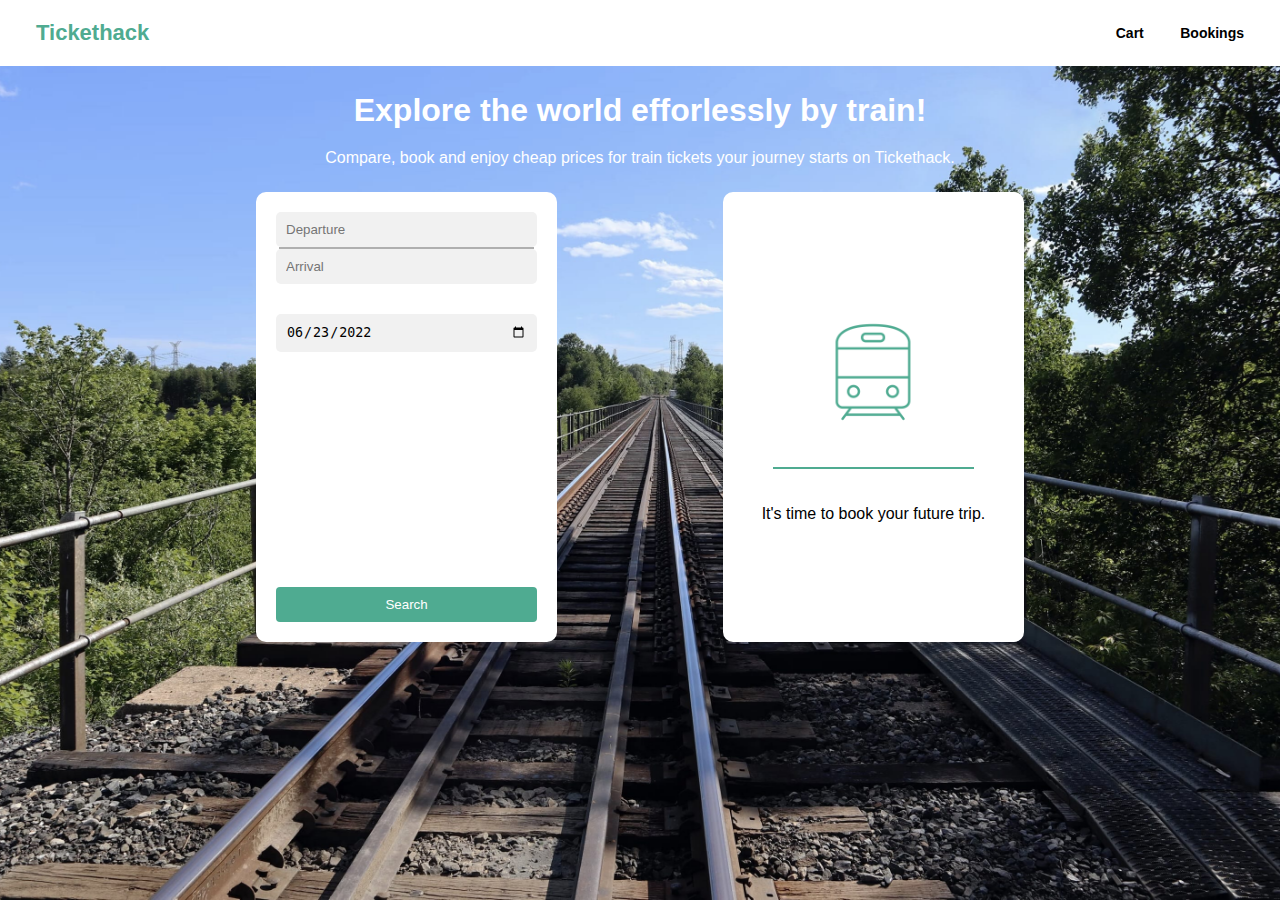
<file: index.html>
<!DOCTYPE html>
<html lang="en">
<head>
    <meta charset="UTF-8">
    <meta name="viewport" content="width=device-width, initial-scale=1.0">
    <title>Tickethack</title>
    <link rel="stylesheet" href="./style.css">
</head>
<body>
    <header>
        <div>
            <a href="./index.html" id="logo">Tickethack</a>
        </div>
        <div>
            <a href="./src/cart.html">Cart</a>
            <a href="./src/bookings.html">Bookings</a>
        </div>
    </header>
    <main>
        <div id="title-description">
            <h1>Explore the world efforlessly by train!</h1>
            <p>Compare, book and enjoy cheap prices for train tickets your journey starts on Tickethack.</p>
        </div>

        <div id="container-input-result">
            <div id="bloc-input" class="bloc-input-result">
                <form action="#">
                    <div>
                        <input type="text" placeholder="Departure">
                        <div id="line-input"></div>
                        <input type="text" placeholder="Arrival">
                        <input type="date" value="2022-06-23" class="input-date">
                    </div>
                    <button value="Search">Search</button>
                </form>
            </div>
            <div id="bloc-result" class="bloc-input-result">
                <div class="result">
                    <img src="./src/images/train.png">
                    <div id="line"></div>
                    <p id="description">It's time to book your future trip.</p>
                </div>
                <div class="result" id="result-trips" style="display: none;">
                    <div class="container-element-trips">
                        <div class="trip">
                            <p>Paris > Lyon</p>
                            <p>20:09</p>
                            <p>103€</p>
                            <a class="button-book" href="./src/cart.html">Book</a>
                        </div>
                    </div>
                </div>
            </div>
        </div>
    </main>
</body>
</html>
</file>
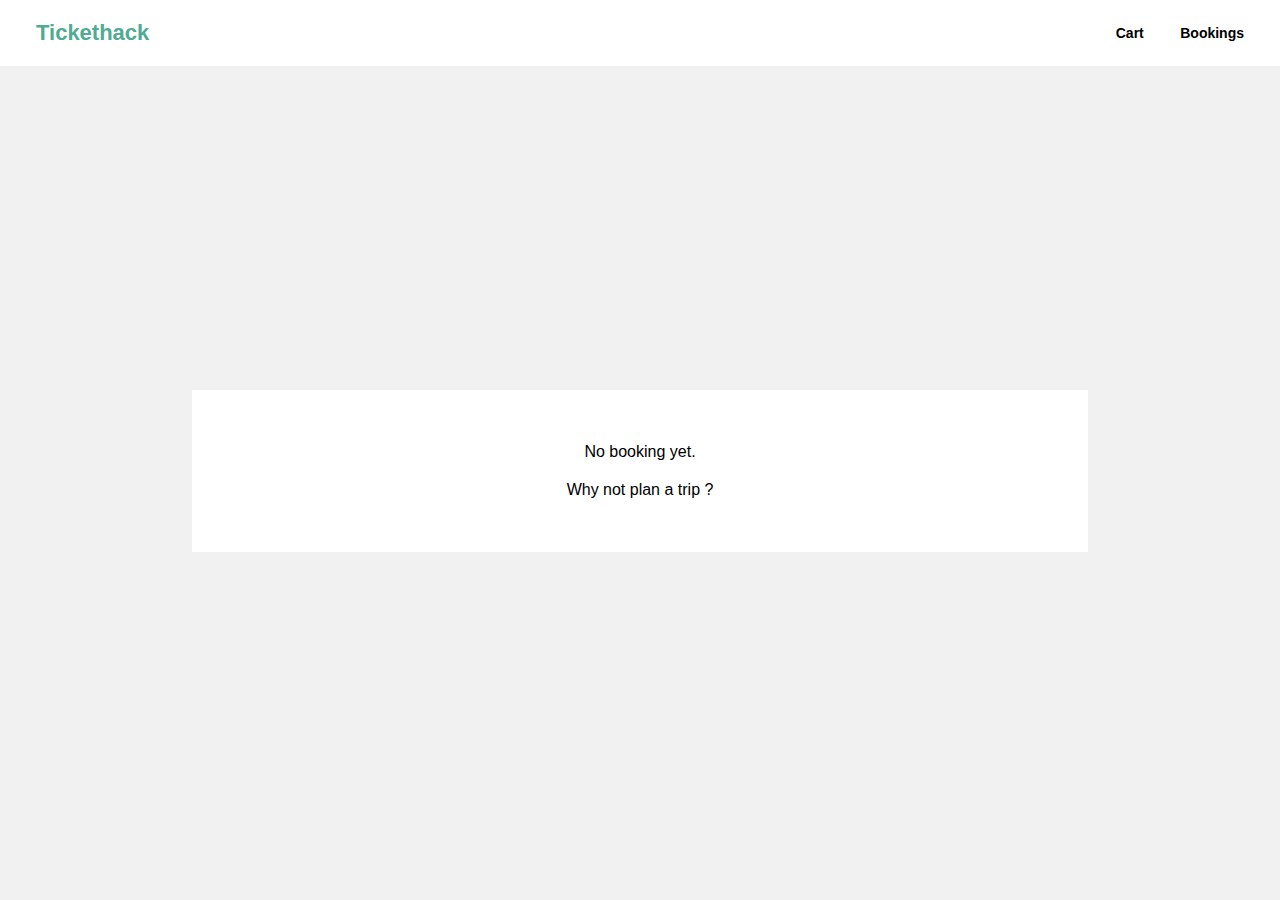
<file: src/bookings.html>
<!DOCTYPE html>
<html lang="en">
<head>
    <meta charset="UTF-8">
    <meta name="viewport" content="width=device-width, initial-scale=1.0">
    <title>Tickethack - Bookings</title>
    <link rel="stylesheet" href="./styles/booking.css">
</head>
<body>
    <header>
        <div>
            <a href="./../index.html" id="logo">Tickethack</a>
        </div>
        <div>
            <a href="./cart.html">Cart</a>
            <a href="./bookings.html">Bookings</a>
        </div>
    </header>
    <main>
        <div id="container-txt">
            <div>
                <p>No booking yet.</p>
                <p>Why not plan a trip ?</p>
            </div>
        </div>

        <div id="container-trips" style="display: none;">
            <p>My bookings</p>
            <div class="container-element-trips">
                <div class="trip">
                    <p>Paris > Lyon</p>
                    <p>20:09</p>
                    <p>103€</p>
                    <p>Departure in 5 hours</p>
                </div>
            </div>
            <div class="container-purchase">
                <div class="purchase">
                    <p>Enjoy your travels with Tickethack!</p>
                </div>
            </div>
        </div>

    </main>
</body>
</html>
</file>
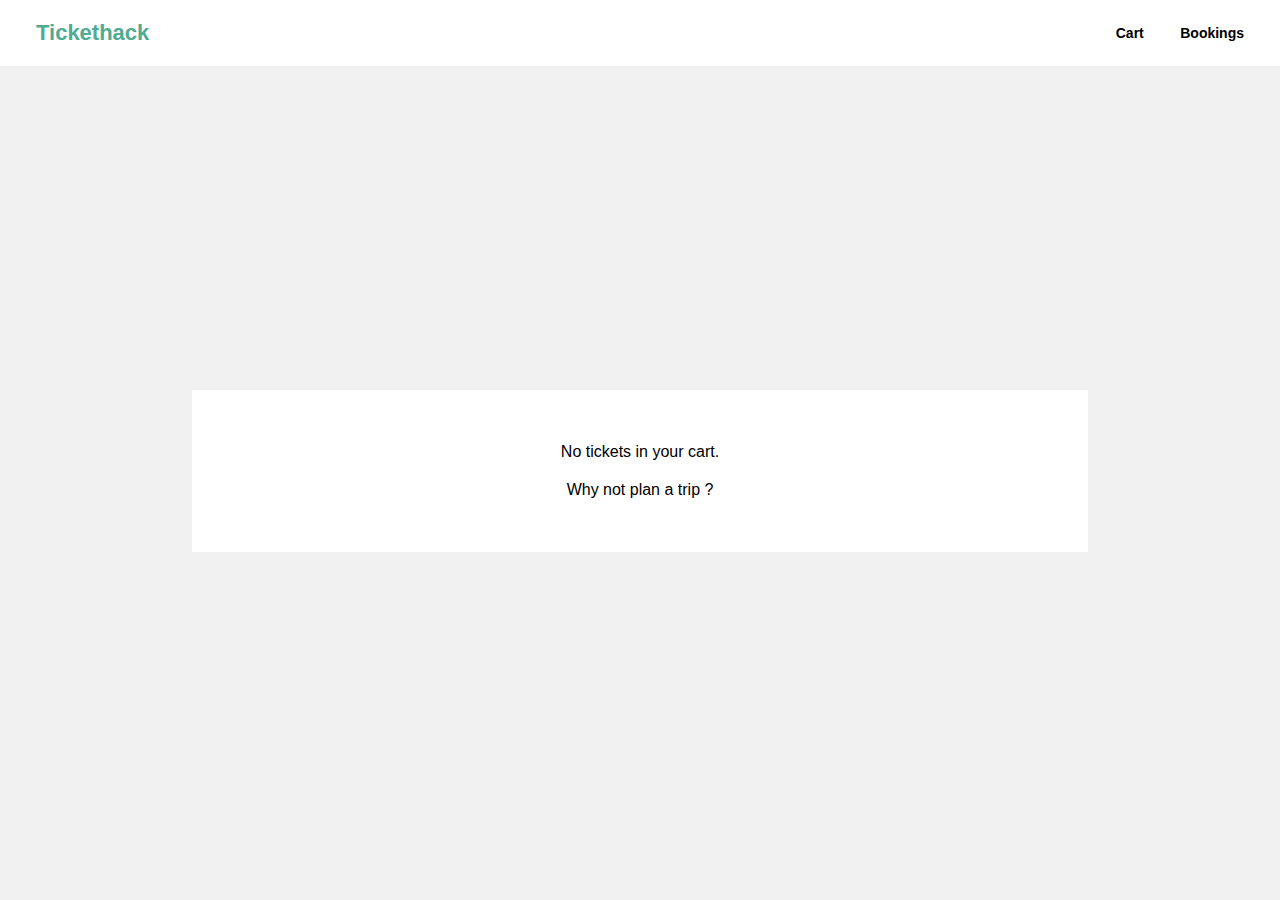
<file: src/cart.html>
<!DOCTYPE html>
<html lang="en">
<head>
    <meta charset="UTF-8">
    <meta name="viewport" content="width=device-width, initial-scale=1.0">
    <title>Tickethack - Cart</title>
    <link rel="stylesheet" href="./styles/cart.css">
</head>
<body>
    <header>
        <div>
            <a href="./../index.html" id="logo">Tickethack</a>
        </div>
        <div>
            <a href="./cart.html">Cart</a>
            <a href="./bookings.html">Bookings</a>
        </div>
    </header>
    <main>
        <div id="container-txt">
            <div>
                <p>No tickets in your cart.</p>
                <p>Why not plan a trip ?</p>
            </div>
        </div>

        <div id="container-trips" style="display: none;">
            <p>My cart</p>
            <div class="container-element-trips">
                <div class="trip">
                    <p>Paris > Lyon</p>
                    <p>20:09</p>
                    <p>103€</p>
                    <button value="X">X</button>
                </div>
            </div>
            <div class="container-purchase">
                <div class="purchase">
                    <p>Total : 103€</p>
                    <a href="./bookings.html" class="link-purchase">Purchase</a>
                </div>
            </div>
        </div>

    </main>
</body>
</html>
</file>
<file: style.css>
* {
    margin: 0;
    padding: 0;
}

body {
    background-image: url("./src/images/background.jpg");
    background-size: cover;
    background-position: center top;
    background-repeat: no-repeat;
    width: 100%;
    height: 100vh;
    position: relative;
    font-family: 'Arial';
}

header {
    display: flex;
    justify-content: space-between;
    align-items: center;
    background-color: #fff;
    padding: 20px;
}

#logo {
    color: #4FAB91;
    font-size: 22px;
}

header a {
    text-decoration: none;
    color: #000;
    margin: 16px;
    font-weight: bold;
    font-size: 14px
}

main {
    display: flex;
    flex-direction: column;
    align-items: center;
}

#title-description {
    text-align: center;
    color: #fff;
    margin: 2% 0;
}

#title-description p {
    margin-top: 20px;
}

#container-input-result {
    display: flex;
    justify-content: space-between;
    width: 60%;
    height: 50vh;
}

.bloc-input-result {
    background: #fff;
    padding: 20px;
    border-radius: 10px;
    width: 34%;
}

#bloc-input form {
    display: flex;
    flex-direction: column;
    justify-content: space-between;
    height: 100%;
}

#bloc-input form div {
    display: flex;
    flex-direction: column;
}

.input-date {
    margin-top: 30px;
}

#bloc-result {
    display: flex;
    flex-direction: column;
    align-items: center;
    justify-content: center;
}

#bloc-result img {
    width: 120px;
    margin-bottom: 14%;
}

#description {
    margin-top: 16%;
}

#line {
    width: 90%;
    height: 2px;
    background-color: #4FAB91;
    margin: 0 auto;
}

input {
    border: none;
    background: #f1f1f1;
    border-radius: 5px;
    padding: 10px;
    outline: none;
}

#line-input {
    width: 98%;
    height: 2px;
    background-color: #afafaf;
    margin: 0 auto;
}

button {
    background: #4FAB91;
    border: none;
    padding: 10px;
    border-radius: 4px;
    color: #ffff;
    cursor: pointer;
    text-decoration: none;
}

button:hover {
    background-color: #499b84;
}

.button-book {
    background: #4FAB91;
    border: none;
    padding: 10px;
    border-radius: 4px;
    color: #ffff;
    cursor: pointer;
    text-decoration: none;
}

.button-book:hover {
    background-color: #499b84;
}

.result {
    text-align: center;
}

#result-trips {
    width: 100%;
    overflow: auto;
}

.container-element-trips {
    background: #F6EEEF;
    margin-bottom: 10px;
    border-radius: 4px;
}

.trip {
    display: flex;
    justify-content: space-between;
    align-items: center;
    padding: 10px;
}
</file>
<file: src/styles/booking.css>
* {
    margin: 0;
    padding: 0;
}

html {
    height: 100%;
}

body {
    background: #f1f1f1;
    font-family: 'Arial';
    height: 100%;
}

header {
    display: flex;
    justify-content: space-between;
    align-items: center;
    background-color: #fff;
    padding: 20px;
}

#logo {
    color: #4FAB91;
    font-size: 22px;
}

header a {
    text-decoration: none;
    color: #000;
    margin: 16px;
    font-weight: bold;
    font-size: 14px
}

main {
    display: flex;
    align-items: center;
    justify-content: center;
    height: 90%;
}

#container-txt {
    display: flex;
    justify-content: center;
    align-items: center;
    width: 70%;
    height: 20%;
    background: #fff;
    text-align: center;
}

#container-txt p:last-child {
    margin-top: 20px;
}

#container-trips {
    display: flex;
    flex-direction: column;
    justify-content: space-between;
    align-items: center;
    width: 70%;
    background: #fff;
    text-align: center;
    border-radius: 8px 8px 0 0;
}

#container-trips p:first-child {
    margin: 20px 0;
}


button {
    background: #4FAB91;
    border: none;
    padding: 10px;
    border-radius: 4px;
    color: #ffff;
    cursor: pointer;
}

button:hover {
    background-color: #499b84;
}

.link-purchase {
    background: #4FAB91;
    border: none;
    padding: 10px;
    border-radius: 4px;
    color: #ffff;
    cursor: pointer;
    text-decoration: none;
}

.link-purchase:hover {
    background-color: #499b84;
}


.container-element-trips {
    width: 80%;
    background: #F6EEEF;
    margin-bottom: 30px;
    border-radius: 4px;
}

.trip {
    display: flex;
    justify-content: space-between;
    align-items: center;
    margin: 0 10px;
}


.container-purchase {
    width: 30%;
    border-top: 2px solid #000;
}

.purchase {
    display: flex;
    align-items: center;
    justify-content: center;
    color: #4FAB91;
}
</file>
<file: src/styles/cart.css>
* {
    margin: 0;
    padding: 0;
}

html {
    height: 100%;
}

body {
    background: #f1f1f1;
    font-family: 'Arial';
    height: 100%;
}

header {
    display: flex;
    justify-content: space-between;
    align-items: center;
    background-color: #fff;
    padding: 20px;
}

#logo {
    color: #4FAB91;
    font-size: 22px;
}

header a {
    text-decoration: none;
    color: #000;
    margin: 16px;
    font-weight: bold;
    font-size: 14px
}

main {
    display: flex;
    align-items: center;
    justify-content: center;
    height: 90%;
}

#container-txt {
    display: flex;
    justify-content: center;
    align-items: center;
    width: 70%;
    height: 20%;
    background: #fff;
    text-align: center;
}

#container-txt p:last-child {
    margin-top: 20px;
}

#container-trips {
    display: flex;
    flex-direction: column;
    justify-content: space-between;
    align-items: center;
    width: 70%;
    background: #fff;
    text-align: center;
    border-radius: 8px 8px 0 0;
}

#container-trips p:first-child {
    margin: 20px 0;
}


button {
    background: #4FAB91;
    border: none;
    padding: 10px;
    border-radius: 4px;
    color: #ffff;
    cursor: pointer;
}

button:hover {
    background-color: #499b84;
}

.link-purchase {
    background: #4FAB91;
    border: none;
    padding: 10px;
    border-radius: 4px;
    color: #ffff;
    cursor: pointer;
    text-decoration: none;
}

.link-purchase:hover {
    background-color: #499b84;
}


.container-element-trips {
    width: 80%;
    background: #F6EEEF;
    margin-bottom: 30px;
    border-radius: 4px;
}

.trip {
    display: flex;
    justify-content: space-between;
    align-items: center;
    margin: 0 10px;
}


.container-purchase {
    width: 100%;
    background: #01153F;
    border-radius: 0 0 8px 8px;
}

.purchase {
    display: flex;
    align-items: center;
    justify-content: space-between;
    width: 84%;
    margin: 4px auto;
    color: #fff;
}
</file>
